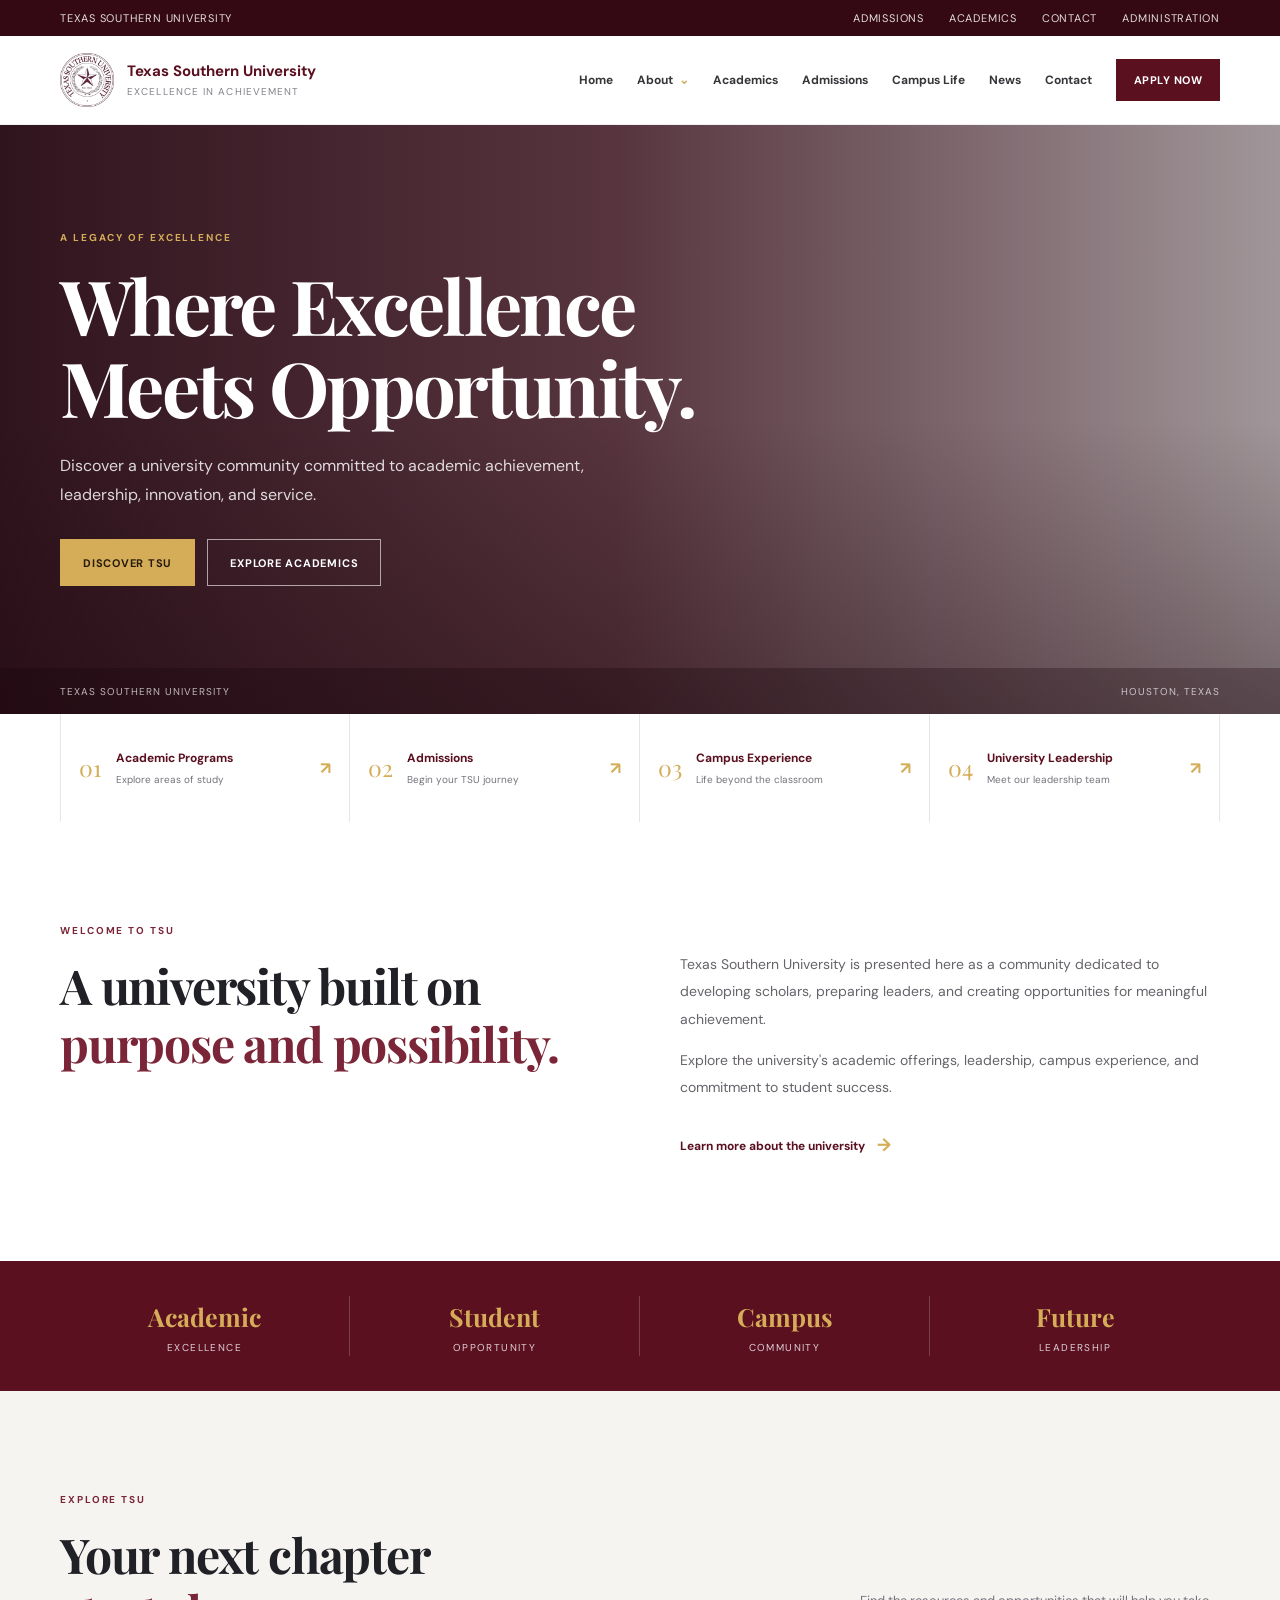
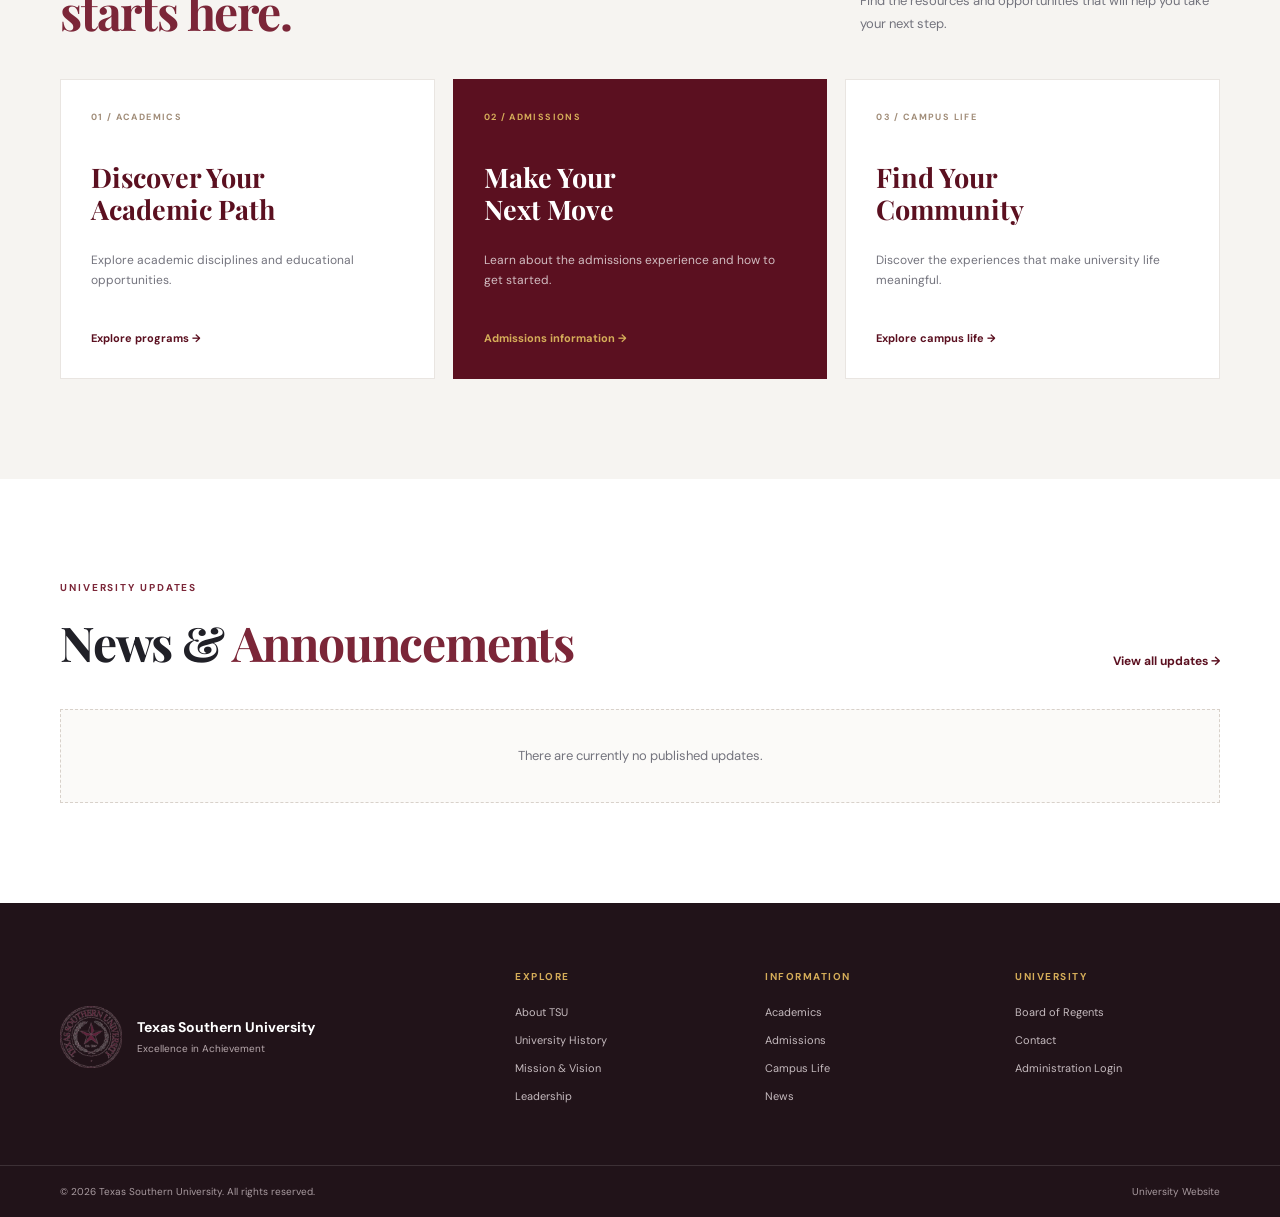
<file: index.html>
<!DOCTYPE html>
<html lang="en">
<head>
  <meta charset="UTF-8">
  <meta name="viewport" content="width=device-width, initial-scale=1.0">
  <meta name="theme-color" content="#5b1020">
  <title>Texas Southern University | Official Website</title>
  <link rel="stylesheet" href="style.css">
  <link rel="preconnect" href="https://fonts.googleapis.com">
  <link rel="preconnect" href="https://fonts.gstatic.com" crossorigin>
  <link href="https://fonts.googleapis.com/css2?family=DM+Sans:wght@400;500;600;700&family=Playfair+Display:wght@600;700;800&display=swap" rel="stylesheet">
  <script src="script.js" defer></script>
</head>
<body>

  <div class="topbar">
    <div class="container topbar-inner">
      <span>Texas Southern University</span>
      <div class="topbar-links">
        <a href="#admissions">Admissions</a>
        <a href="#academics">Academics</a>
        <a href="#contact">Contact</a>
        <a href="admin.html">Administration</a>
      </div>
    </div>
  </div>

  <header class="site-header">
    <div class="container header-inner">
      <a href="#home" class="brand">
        <img src="tsu-logo.png" alt="Texas Southern University logo">
        <span class="brand-copy">
          <strong>Texas Southern University</strong>
          <small>Excellence in Achievement</small>
        </span>
      </a>

      <button class="menu-toggle" id="menuToggle" aria-label="Open navigation" aria-expanded="false">
        <span></span><span></span><span></span>
      </button>

      <nav class="main-nav" id="mainNav">
        <a href="#home" class="nav-link">Home</a>
        <div class="nav-dropdown">
          <button class="dropdown-toggle" type="button">About <span>⌄</span></button>
          <div class="dropdown-menu">
            <a href="#about">About the University</a>
            <a href="#history">University History</a>
            <a href="#mission">Mission &amp; Vision</a>
            <a href="#leadership">University Leadership</a>
            <a href="#regents">Board of Regents</a>
          </div>
        </div>
        <a href="#academics" class="nav-link">Academics</a>
        <a href="#admissions" class="nav-link">Admissions</a>
        <a href="#campus" class="nav-link">Campus Life</a>
        <a href="#news" class="nav-link">News</a>
        <a href="#contact" class="nav-link">Contact</a>
        <a href="#admissions" class="nav-apply">Apply Now</a>
      </nav>
    </div>
  </header>

  <main>
    <!-- HOME -->
    <section class="page-section active" id="home">
      <div class="hero">
        <div class="hero-overlay"></div>
        <div class="container hero-content">
          <div class="eyebrow light-eyebrow">A Legacy of Excellence</div>
          <h1>Where Excellence<br>Meets Opportunity.</h1>
          <p>Discover a university community committed to academic achievement, leadership, innovation, and service.</p>
          <div class="hero-actions">
            <a class="btn btn-gold" href="#about">Discover TSU</a>
            <a class="btn btn-outline-light" href="#academics">Explore Academics</a>
          </div>
        </div>
        <div class="hero-caption">
          <span>Texas Southern University</span>
          <span>Houston, Texas</span>
        </div>
      </div>

      <div class="quick-links">
        <div class="container quick-grid">
          <a href="#academics" class="quick-card">
            <span class="quick-icon">01</span>
            <span><strong>Academic Programs</strong><small>Explore areas of study</small></span>
            <b>↗</b>
          </a>
          <a href="#admissions" class="quick-card">
            <span class="quick-icon">02</span>
            <span><strong>Admissions</strong><small>Begin your TSU journey</small></span>
            <b>↗</b>
          </a>
          <a href="#campus" class="quick-card">
            <span class="quick-icon">03</span>
            <span><strong>Campus Experience</strong><small>Life beyond the classroom</small></span>
            <b>↗</b>
          </a>
          <a href="#leadership" class="quick-card">
            <span class="quick-icon">04</span>
            <span><strong>University Leadership</strong><small>Meet our leadership team</small></span>
            <b>↗</b>
          </a>
        </div>
      </div>

      <section class="section-block">
        <div class="container split-layout">
          <div>
            <div class="eyebrow">Welcome to TSU</div>
            <h2 class="section-title">A university built on<br><em>purpose and possibility.</em></h2>
          </div>
          <div class="intro-copy">
            <p>Texas Southern University is presented here as a community dedicated to developing scholars, preparing leaders, and creating opportunities for meaningful achievement.</p>
            <p>Explore the university's academic offerings, leadership, campus experience, and commitment to student success.</p>
            <a href="#about" class="text-link">Learn more about the university <span>→</span></a>
          </div>
        </div>
      </section>

      <section class="stats-band">
        <div class="container stats-grid">
          <div><strong>Academic</strong><span>Excellence</span></div>
          <div><strong>Student</strong><span>Opportunity</span></div>
          <div><strong>Campus</strong><span>Community</span></div>
          <div><strong>Future</strong><span>Leadership</span></div>
        </div>
      </section>

      <section class="section-block soft-bg">
        <div class="container">
          <div class="section-heading">
            <div>
              <div class="eyebrow">Explore TSU</div>
              <h2 class="section-title">Your next chapter<br><em>starts here.</em></h2>
            </div>
            <p>Find the resources and opportunities that will help you take your next step.</p>
          </div>
          <div class="feature-grid">
            <a class="feature-card" href="#academics">
              <div class="feature-number">01 / ACADEMICS</div>
              <h3>Discover Your<br>Academic Path</h3>
              <p>Explore academic disciplines and educational opportunities.</p>
              <span class="feature-arrow">Explore programs →</span>
            </a>
            <a class="feature-card dark-card" href="#admissions">
              <div class="feature-number">02 / ADMISSIONS</div>
              <h3>Make Your<br>Next Move</h3>
              <p>Learn about the admissions experience and how to get started.</p>
              <span class="feature-arrow">Admissions information →</span>
            </a>
            <a class="feature-card" href="#campus">
              <div class="feature-number">03 / CAMPUS LIFE</div>
              <h3>Find Your<br>Community</h3>
              <p>Discover the experiences that make university life meaningful.</p>
              <span class="feature-arrow">Explore campus life →</span>
            </a>
          </div>
        </div>
      </section>

      <section class="section-block">
        <div class="container">
          <div class="section-heading">
            <div>
              <div class="eyebrow">University Updates</div>
              <h2 class="section-title">News &amp; <em>Announcements</em></h2>
            </div>
            <a href="#news" class="text-link">View all updates →</a>
          </div>
          <div id="homeNewsFeed" class="news-grid">
            <div class="empty-state">University updates will appear here.</div>
          </div>
        </div>
      </section>
    </section>

    <!-- ABOUT -->
    <section class="page-section" id="about">
      <div class="page-banner">
        <div class="container">
          <div class="eyebrow light-eyebrow">Discover TSU</div>
          <h1>About the University</h1>
          <p>Learn about the institution, its purpose, and its commitment to higher education.</p>
        </div>
      </div>
      <div class="section-block">
        <div class="container content-narrow">
          <div class="eyebrow">Who We Are</div>
          <h2 class="section-title">A place for learning,<br><em>leadership, and service.</em></h2>
          <p class="body-copy">Texas Southern University is a higher education institution located in Houston, Texas. This website presents university information, leadership resources, academic areas, student opportunities, and institutional updates in one central location.</p>
          <p class="body-copy">The university experience is shaped by the pursuit of knowledge, a commitment to personal development, and the preparation of students to contribute to their professions and communities.</p>
        </div>
      </div>
    </section>

    <!-- HISTORY -->
    <section class="page-section" id="history">
      <div class="page-banner">
        <div class="container">
          <div class="eyebrow light-eyebrow">Our Story</div>
          <h1>University History</h1>
          <p>Recognizing the history and continuing development of the university.</p>
        </div>
      </div>
      <div class="section-block">
        <div class="container content-narrow">
          <div class="eyebrow">A Continuing Legacy</div>
          <h2 class="section-title">Rooted in history.<br><em>Focused on the future.</em></h2>
          <p class="body-copy">Texas Southern University's history is an important part of its institutional identity. Its development reflects the continuing pursuit of educational access, academic growth, and opportunity in higher education.</p>
          <p class="body-copy">This page is intended to serve as a central place for university historical information, milestones, and institutional achievements. Official historical dates and milestones should be verified before publication.</p>
        </div>
      </div>
    </section>

    <!-- MISSION -->
    <section class="page-section" id="mission">
      <div class="page-banner">
        <div class="container">
          <div class="eyebrow light-eyebrow">Our Purpose</div>
          <h1>Mission &amp; Vision</h1>
          <p>The principles and aspirations that guide the university community.</p>
        </div>
      </div>
      <div class="section-block">
        <div class="container mission-grid">
          <article class="mission-card">
            <div class="eyebrow">Our Mission</div>
            <h2>Purpose in every pursuit.</h2>
            <p>To provide an educational environment that promotes academic achievement, develops leadership, encourages innovation, and prepares students for meaningful contributions to society.</p>
          </article>
          <article class="mission-card mission-dark">
            <div class="eyebrow light-eyebrow">Our Vision</div>
            <h2>Preparing leaders for tomorrow.</h2>
            <p>To be a recognized center of academic excellence, opportunity, discovery, and service, empowering individuals to shape the future of their communities and professions.</p>
          </article>
        </div>
      </div>
    </section>

    <!-- REGENTS -->
    <section class="page-section" id="regents">
      <div class="page-banner">
        <div class="container">
          <div class="eyebrow light-eyebrow">Institutional Governance</div>
          <h1>Board of Regents</h1>
          <p>Meet the individuals serving in the university's governing body.</p>
        </div>
      </div>
      <div class="section-block">
        <div class="container">
          <div class="section-heading">
            <div>
              <div class="eyebrow">Governance &amp; Oversight</div>
              <h2 class="section-title">Board of <em>Regents</em></h2>
            </div>
            <p>The Board of Regents directory reflects the positions and appointments currently provided for this website.</p>
          </div>
          <div id="regentsDirectory" class="directory-grid"></div>
        </div>
      </div>
    </section>

    <!-- LEADERSHIP -->
    <section class="page-section" id="leadership">
      <div class="page-banner">
        <div class="container">
          <div class="eyebrow light-eyebrow">University Administration</div>
          <h1>University Leadership</h1>
          <p>Meet the leadership team and explore the university's administrative structure.</p>
        </div>
      </div>
      <div class="section-block">
        <div class="container">
          <div class="leadership-president">
            <div class="president-label">Office of the President</div>
            <div>
              <span class="eyebrow">University President</span>
              <h2>Dr. Thomas Bohanan</h2>
              <p>Office of the President</p>
            </div>
          </div>
          <div class="section-heading leadership-heading">
            <div>
              <div class="eyebrow">Executive Administration</div>
              <h2 class="section-title">University <em>Leadership</em></h2>
            </div>
            <p>Executive offices and their associated administrative positions.</p>
          </div>
          <div id="leadershipDirectory" class="leadership-list"></div>
        </div>
      </div>
    </section>

    <!-- ACADEMICS -->
    <section class="page-section" id="academics">
      <div class="page-banner">
        <div class="container">
          <div class="eyebrow light-eyebrow">Academic Excellence</div>
          <h1>Academic Programs</h1>
          <p>Explore areas of study and opportunities for intellectual growth.</p>
        </div>
      </div>
      <div class="section-block">
        <div class="container">
          <div class="section-heading">
            <div>
              <div class="eyebrow">Areas of Study</div>
              <h2 class="section-title">Explore your <em>possibilities.</em></h2>
            </div>
            <p>Discover academic disciplines and prepare for your next professional chapter.</p>
          </div>
          <div class="academic-grid">
            <article class="academic-card"><span>01</span><h3>Business &amp; Management</h3><p>Explore business, organizational leadership, management, and entrepreneurship.</p></article>
            <article class="academic-card"><span>02</span><h3>Education</h3><p>Prepare to contribute to schools, educational institutions, and learning communities.</p></article>
            <article class="academic-card"><span>03</span><h3>Science &amp; Technology</h3><p>Develop knowledge in scientific inquiry, technology, and applied disciplines.</p></article>
            <article class="academic-card"><span>04</span><h3>Arts &amp; Humanities</h3><p>Engage with culture, communication, creative expression, and human experience.</p></article>
            <article class="academic-card"><span>05</span><h3>Public Affairs</h3><p>Study leadership, public service, policy, and the institutions that shape society.</p></article>
            <article class="academic-card"><span>06</span><h3>Health &amp; Human Services</h3><p>Explore fields focused on health, wellness, and service to individuals and communities.</p></article>
          </div>
          <p class="disclaimer">Academic areas displayed are general informational categories. Consult verified university catalogs for official degrees, departments, and program availability.</p>
        </div>
      </div>
    </section>

    <!-- ADMISSIONS -->
    <section class="page-section" id="admissions">
      <div class="page-banner">
        <div class="container">
          <div class="eyebrow light-eyebrow">Your Future Starts Here</div>
          <h1>Admissions</h1>
          <p>Take the next step toward your educational goals.</p>
        </div>
      </div>
      <div class="section-block">
        <div class="container">
          <div class="section-heading">
            <div>
              <div class="eyebrow">Become a Student</div>
              <h2 class="section-title">Start your <em>TSU journey.</em></h2>
            </div>
            <p>Explore the admissions process and prepare the information needed for your application.</p>
          </div>
          <div class="steps-grid">
            <article class="step-card"><span>01</span><h3>Explore</h3><p>Review academic interests and identify the programs that align with your goals.</p></article>
            <article class="step-card"><span>02</span><h3>Prepare</h3><p>Gather academic records and other information required for your application.</p></article>
            <article class="step-card"><span>03</span><h3>Apply</h3><p>Complete the appropriate application through the university's designated admissions process.</p></article>
            <article class="step-card"><span>04</span><h3>Connect</h3><p>Stay informed about application updates, enrollment requirements, and next steps.</p></article>
          </div>
          <div class="admissions-callout">
            <div><span class="eyebrow light-eyebrow">Take the Next Step</span><h2>Your future deserves a strong beginning.</h2></div>
            <a href="#contact" class="btn btn-gold">Contact Admissions</a>
          </div>
        </div>
      </div>
    </section>

    <!-- CAMPUS -->
    <section class="page-section" id="campus">
      <div class="page-banner">
        <div class="container">
          <div class="eyebrow light-eyebrow">Life at TSU</div>
          <h1>Campus Life</h1>
          <p>Discover the community, experiences, and opportunities beyond the classroom.</p>
        </div>
      </div>
      <div class="section-block">
        <div class="container">
          <div class="section-heading">
            <div>
              <div class="eyebrow">The Student Experience</div>
              <h2 class="section-title">More than a place<br><em>to study.</em></h2>
            </div>
            <p>University life is shaped by relationships, involvement, discovery, and personal growth.</p>
          </div>
          <div class="campus-grid">
            <article class="campus-card"><div class="campus-card-art art-one">01</div><h3>Student Organizations</h3><p>Connect with others through student organizations, shared interests, and campus involvement.</p></article>
            <article class="campus-card"><div class="campus-card-art art-two">02</div><h3>Campus Events</h3><p>Take part in university programs, activities, celebrations, and community experiences.</p></article>
            <article class="campus-card"><div class="campus-card-art art-three">03</div><h3>Student Support</h3><p>Explore resources that support academic progress, personal development, and student success.</p></article>
          </div>
        </div>
      </div>
    </section>

    <!-- NEWS -->
    <section class="page-section" id="news">
      <div class="page-banner">
        <div class="container">
          <div class="eyebrow light-eyebrow">What's Happening</div>
          <h1>University News</h1>
          <p>Stay informed with announcements, news, and university updates.</p>
        </div>
      </div>
      <div class="section-block">
        <div class="container">
          <div class="section-heading">
            <div>
              <div class="eyebrow">Latest Updates</div>
              <h2 class="section-title">News &amp; <em>Announcements</em></h2>
            </div>
            <p>Updates published through the university administration dashboard appear here.</p>
          </div>
          <div id="publicNewsFeed" class="news-grid news-grid-large">
            <div class="empty-state">There are currently no published updates.</div>
          </div>
        </div>
      </div>
    </section>

    <!-- CONTACT -->
    <section class="page-section" id="contact">
      <div class="page-banner">
        <div class="container">
          <div class="eyebrow light-eyebrow">Get in Touch</div>
          <h1>Contact the University</h1>
          <p>Find the right starting point for your questions and inquiries.</p>
        </div>
      </div>
      <div class="section-block">
        <div class="container contact-layout">
          <div>
            <div class="eyebrow">Contact Information</div>
            <h2 class="section-title">We're here to<br><em>help you connect.</em></h2>
            <p class="body-copy">For questions about admissions, academic programs, university administration, or general information, use the appropriate university office contact channels.</p>
          </div>
          <div class="contact-cards">
            <article class="contact-card"><span>01</span><h3>Admissions</h3><p>Questions about applying, enrollment, and becoming a student.</p></article>
            <article class="contact-card"><span>02</span><h3>Academic Affairs</h3><p>Questions about academic programs, departments, and educational matters.</p></article>
            <article class="contact-card"><span>03</span><h3>University Administration</h3><p>General institutional and administrative inquiries.</p></article>
            <article class="contact-card"><span>04</span><h3>University News</h3><p>Questions about announcements and university communications.</p></article>
          </div>
        </div>
      </div>
    </section>
  </main>

  <footer class="site-footer">
    <div class="container footer-main">
      <div class="footer-brand">
        <img src="tsu-logo.png" alt="Texas Southern University logo">
        <div><strong>Texas Southern University</strong><span>Excellence in Achievement</span></div>
      </div>
      <div class="footer-column">
        <h4>Explore</h4>
        <a href="#about">About TSU</a>
        <a href="#history">University History</a>
        <a href="#mission">Mission &amp; Vision</a>
        <a href="#leadership">Leadership</a>
      </div>
      <div class="footer-column">
        <h4>Information</h4>
        <a href="#academics">Academics</a>
        <a href="#admissions">Admissions</a>
        <a href="#campus">Campus Life</a>
        <a href="#news">News</a>
      </div>
      <div class="footer-column">
        <h4>University</h4>
        <a href="#regents">Board of Regents</a>
        <a href="#contact">Contact</a>
        <a href="admin.html">Administration Login</a>
      </div>
    </div>
    <div class="footer-bottom">
      <div class="container footer-bottom-inner">
        <span>© <span id="currentYear"></span> Texas Southern University. All rights reserved.</span>
        <span>University Website</span>
      </div>
    </div>
  </footer>

</body>
</html>
</file>
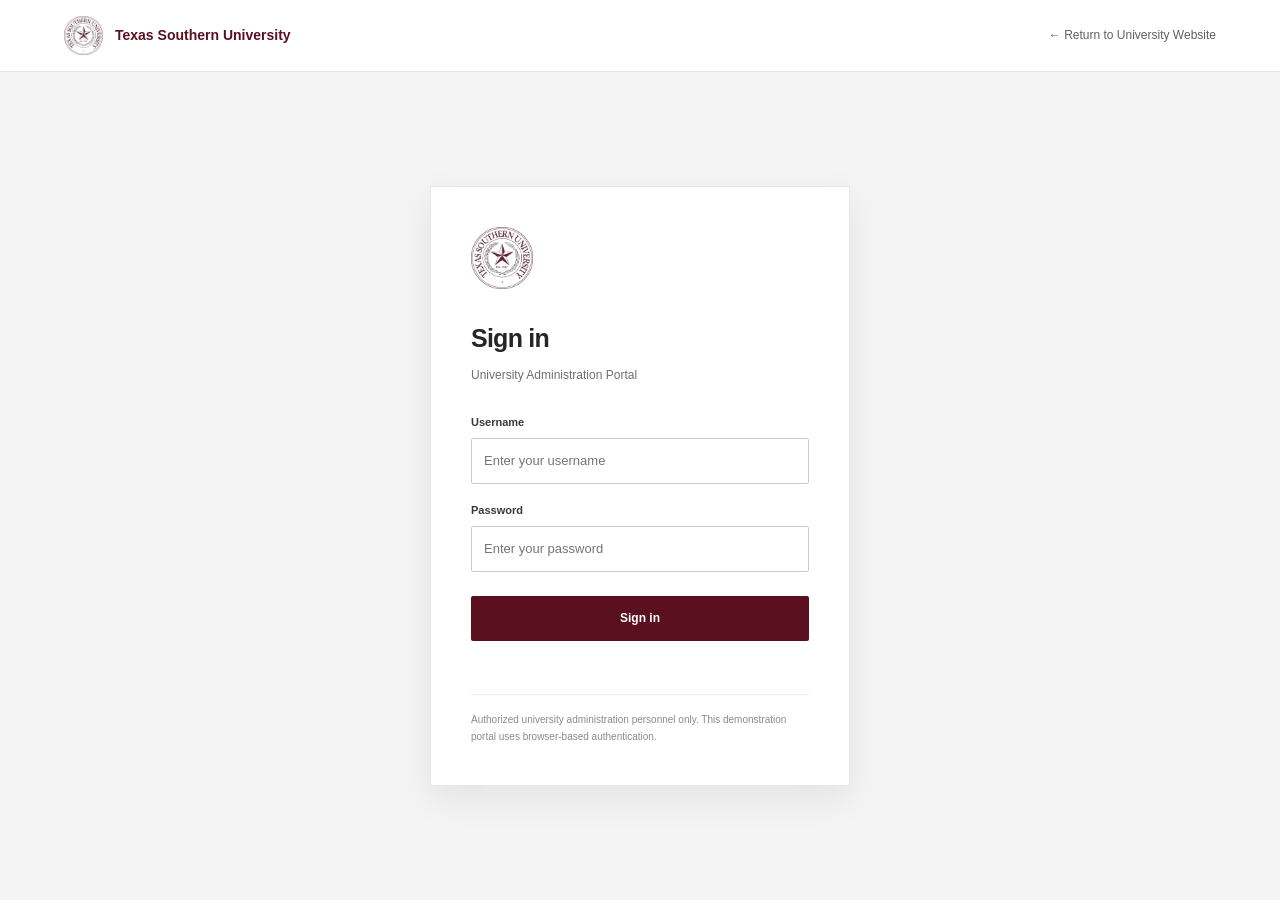
<file: admin.html>
<!DOCTYPE html>
<html lang="en">
<head>
  <meta charset="UTF-8">
  <meta name="viewport" content="width=device-width, initial-scale=1.0">
  <meta name="theme-color" content="#5b1020">
  <title>Administration | Texas Southern University</title>
  <link rel="stylesheet" href="style.css">
  <script src="admin.js" defer></script>
</head>
<body class="admin-body">

  <header class="admin-header">
    <a href="index.html#home" class="admin-brand">
      <img src="tsu-logo.png" alt="Texas Southern University logo">
      <strong>Texas Southern University</strong>
    </a>
    <a href="index.html#home" class="admin-back">← Return to University Website</a>
  </header>

  <!-- SIGN-IN -->
  <main>
    <section class="admin-login-wrap" id="loginSection">
      <div class="admin-login">
        <img src="tsu-logo.png" alt="TSU Logo" class="admin-login-logo">

        <h1>Sign in</h1>
        <p>University Administration Portal</p>

        <form id="loginForm">
          <div class="admin-field">
            <label for="username">Username</label>
            <input
              type="text"
              id="username"
              name="username"
              placeholder="Enter your username"
              autocomplete="username"
              required
            >
          </div>

          <div class="admin-field">
            <label for="password">Password</label>
            <input
              type="password"
              id="password"
              name="password"
              placeholder="Enter your password"
              autocomplete="current-password"
              required
            >
          </div>

          <button type="submit" class="admin-submit">Sign in</button>
          <div class="login-error" id="loginError" role="alert"></div>
        </form>

        <div class="login-help">
          Authorized university administration personnel only.
          This demonstration portal uses browser-based authentication.
        </div>
      </div>
    </section>

    <!-- DASHBOARD -->
    <section class="admin-dashboard" id="dashboardSection">
      <div class="dashboard-heading">
        <div>
          <div class="eyebrow">University Administration</div>
          <h1>Dashboard</h1>
          <p>Manage university announcements and news publications.</p>
        </div>
        <button class="logout-button" id="logoutButton" type="button">Sign out</button>
      </div>

      <div class="admin-stats">
        <div class="admin-stat-card">
          <span>Total Publications</span>
          <strong id="totalPosts">0</strong>
        </div>
        <div class="admin-stat-card">
          <span>Announcements</span>
          <strong id="announcementCount">0</strong>
        </div>
        <div class="admin-stat-card">
          <span>News Articles</span>
          <strong id="newsCount">0</strong>
        </div>
      </div>

      <div class="admin-content-grid">
        <!-- CREATE PUBLICATION -->
        <section class="admin-panel">
          <h2>Create a Publication</h2>

          <form id="postForm">
            <div class="admin-field">
              <label for="postType">Publication Type</label>
              <select id="postType" required>
                <option value="Announcement">Announcement</option>
                <option value="News">News Article</option>
              </select>
            </div>

            <div class="admin-field">
              <label for="postTitle">Publication Title</label>
              <input
                type="text"
                id="postTitle"
                placeholder="Enter publication title"
                maxlength="120"
                required
              >
            </div>

            <div class="admin-field">
              <label for="postCategory">Category</label>
              <input
                type="text"
                id="postCategory"
                placeholder="e.g. University, Admissions, Athletics"
                maxlength="50"
              >
            </div>

            <div class="admin-field">
              <label for="postAuthor">Author / Office</label>
              <input
                type="text"
                id="postAuthor"
                placeholder="e.g. Office of the President"
                maxlength="80"
              >
            </div>

            <div class="admin-field">
              <label for="postContent">Publication Content</label>
              <textarea
                id="postContent"
                placeholder="Write the announcement or news article..."
                maxlength="5000"
                required
              ></textarea>
            </div>

            <label class="admin-checkbox">
              <input type="checkbox" id="postPinned">
              Feature this publication on the homepage
            </label>

            <button type="submit" class="admin-submit">Publish to Website</button>
            <div class="publish-message" id="publishMessage" role="status"></div>
          </form>
        </section>

        <!-- MANAGE PUBLICATIONS -->
        <section class="admin-panel">
          <h2>Published Content</h2>

          <select id="filterType" class="admin-filter" aria-label="Filter publications">
            <option value="All">All Publications</option>
            <option value="Announcement">Announcements</option>
            <option value="News">News Articles</option>
          </select>

          <div class="admin-post-list" id="adminPostList">
            <div class="empty-state">No publications have been created.</div>
          </div>
        </section>
      </div>
    </section>
  </main>

</body>
</html>
</file>
<file: style.css>
:root {
  --maroon: #5b1020;
  --maroon-dark: #350914;
  --maroon-light: #7b2638;
  --gold: #d5ad59;
  --gold-light: #f0dfb7;
  --ink: #202027;
  --muted: #73737d;
  --paper: #ffffff;
  --soft: #f6f4f1;
  --line: #e9e5e1;
  --shadow: 0 18px 50px rgba(29, 18, 20, .08);
  --font-body: "DM Sans", Arial, sans-serif;
  --font-heading: "Playfair Display", Georgia, serif;
}

* { box-sizing: border-box; }

html {
  scroll-behavior: smooth;
  scroll-padding-top: 100px;
}

body {
  margin: 0;
  color: var(--ink);
  background: var(--paper);
  font-family: var(--font-body);
  font-size: 15px;
  line-height: 1.7;
}

a { color: inherit; text-decoration: none; }
button, input, textarea, select { font: inherit; }
button { cursor: pointer; }
img { max-width: 100%; display: block; }

.container {
  width: min(1160px, calc(100% - 48px));
  margin: 0 auto;
}

.topbar {
  height: 36px;
  color: rgba(255,255,255,.86);
  background: var(--maroon-dark);
  font-size: 11px;
  letter-spacing: .07em;
  text-transform: uppercase;
}

.topbar-inner, .topbar-links {
  height: 100%;
  display: flex;
  align-items: center;
  justify-content: space-between;
}

.topbar-links { gap: 25px; }
.topbar a:hover { color: var(--gold); }

.site-header {
  position: sticky;
  top: 0;
  z-index: 100;
  background: rgba(255,255,255,.97);
  border-bottom: 1px solid rgba(0,0,0,.06);
  backdrop-filter: blur(15px);
}

.header-inner {
  min-height: 88px;
  display: flex;
  align-items: center;
  justify-content: space-between;
  gap: 30px;
}

.brand {
  display: flex;
  align-items: center;
  gap: 13px;
  flex-shrink: 0;
}

.brand img {
  width: 54px;
  height: 54px;
  object-fit: contain;
}

.brand-copy { display: flex; flex-direction: column; line-height: 1.35; }
.brand-copy strong { color: var(--maroon); font-size: 15px; font-weight: 700; }
.brand-copy small { color: #85818a; font-size: 10px; letter-spacing: .11em; text-transform: uppercase; margin-top: 4px; }

.main-nav {
  display: flex;
  align-items: center;
  gap: 24px;
}

.nav-link, .dropdown-toggle {
  border: 0;
  background: none;
  padding: 12px 0;
  color: #38353a;
  font-size: 12px;
  font-weight: 700;
  transition: color .2s;
}

.nav-link:hover, .dropdown-toggle:hover { color: var(--maroon-light); }

.nav-dropdown { position: relative; }
.dropdown-toggle span { margin-left: 3px; color: var(--gold); }

.dropdown-menu {
  display: none;
  position: absolute;
  top: 100%;
  left: -18px;
  min-width: 230px;
  padding: 10px;
  background: white;
  border: 1px solid var(--line);
  box-shadow: var(--shadow);
  border-radius: 4px;
}

.nav-dropdown:hover .dropdown-menu,
.nav-dropdown:focus-within .dropdown-menu { display: block; }

.dropdown-menu a {
  display: block;
  padding: 10px 12px;
  border-radius: 3px;
  color: #4d4850;
  font-size: 12px;
}

.dropdown-menu a:hover { background: var(--soft); color: var(--maroon); }

.nav-apply {
  padding: 12px 18px;
  color: white;
  background: var(--maroon);
  font-size: 11px;
  font-weight: 700;
  letter-spacing: .04em;
  text-transform: uppercase;
  transition: background .2s;
}

.nav-apply:hover { background: var(--maroon-light); }

.menu-toggle {
  display: none;
  width: 42px;
  height: 42px;
  border: 1px solid var(--line);
  background: white;
  padding: 10px;
}

.menu-toggle span {
  display: block;
  height: 2px;
  background: var(--maroon);
  margin: 5px 0;
}

.page-section { display: none; }
.page-section.active { display: block; }

/* Homepage hero */

.hero {
  position: relative;
  min-height: 590px;
  display: flex;
  align-items: center;
  overflow: hidden;
  color: white;
  background:
    linear-gradient(90deg, rgba(35,5,15,.94) 0%, rgba(50,8,20,.82) 48%, rgba(30,5,12,.42) 100%),
    url("https://images.unsplash.com/photo-1562774053-701939374585?auto=format&fit=crop&w=2000&q=85") center/cover;
}

.hero-overlay {
  position: absolute;
  inset: 0;
  background: linear-gradient(0deg, rgba(28,5,12,.35), transparent 50%);
}

.hero-content {
  position: relative;
  z-index: 1;
  padding-top: 50px;
  padding-bottom: 75px;
}

.eyebrow {
  color: var(--maroon-light);
  font-size: 10px;
  font-weight: 700;
  letter-spacing: .19em;
  text-transform: uppercase;
  margin-bottom: 18px;
}

.light-eyebrow { color: var(--gold); }

.hero h1, .page-banner h1 {
  margin: 0;
  font-family: var(--font-heading);
  font-size: clamp(44px, 6vw, 76px);
  line-height: 1.08;
  letter-spacing: -.035em;
  font-weight: 700;
}

.hero-content > p {
  max-width: 550px;
  margin: 24px 0 30px;
  color: rgba(255,255,255,.83);
  font-size: 16px;
  line-height: 1.8;
}

.hero-actions { display: flex; flex-wrap: wrap; gap: 12px; }

.btn {
  min-height: 47px;
  display: inline-flex;
  align-items: center;
  justify-content: center;
  padding: 0 22px;
  border: 1px solid transparent;
  font-size: 11px;
  font-weight: 700;
  letter-spacing: .07em;
  text-transform: uppercase;
  transition: .2s ease;
}

.btn-gold { color: #271b0a; background: var(--gold); }
.btn-gold:hover { background: #e5c77f; transform: translateY(-2px); }
.btn-outline-light { color: white; border-color: rgba(255,255,255,.6); }
.btn-outline-light:hover { color: var(--maroon); background: white; }

.hero-caption {
  position: absolute;
  z-index: 2;
  right: 0;
  bottom: 0;
  left: 0;
  display: flex;
  justify-content: space-between;
  padding: 15px max(24px, calc((100% - 1160px)/2));
  color: rgba(255,255,255,.7);
  background: rgba(25,5,11,.3);
  font-size: 10px;
  letter-spacing: .1em;
  text-transform: uppercase;
}

/* Quick links */

.quick-links { position: relative; z-index: 3; margin-top: -1px; background: white; }
.quick-grid { display: grid; grid-template-columns: repeat(4, 1fr); }
.quick-card {
  min-height: 108px;
  display: flex;
  align-items: center;
  gap: 14px;
  padding: 20px 18px;
  border-right: 1px solid var(--line);
  transition: background .2s;
}
.quick-card:first-child { border-left: 1px solid var(--line); }
.quick-card:hover { background: var(--soft); }
.quick-icon { color: var(--gold); font-family: var(--font-heading); font-size: 23px; }
.quick-card span:nth-child(2) { display: flex; flex-direction: column; flex: 1; }
.quick-card strong { color: var(--maroon); font-size: 12px; }
.quick-card small { color: var(--muted); font-size: 10px; margin-top: 3px; }
.quick-card b { color: var(--gold); font-size: 17px; }

/* General sections */

.section-block { padding: 100px 0; }
.soft-bg { background: var(--soft); }

.split-layout {
  display: grid;
  grid-template-columns: 1fr 1fr;
  gap: 80px;
  align-items: start;
}

.section-title {
  margin: 0;
  color: var(--ink);
  font-family: var(--font-heading);
  font-size: clamp(34px, 4vw, 48px);
  line-height: 1.2;
  letter-spacing: -.025em;
}

.section-title em { color: var(--maroon-light); font-style: normal; }

.intro-copy { padding-top: 15px; }
.intro-copy p, .body-copy { color: #66636a; font-size: 14px; line-height: 1.95; }
.text-link { display: inline-flex; gap: 12px; align-items: center; margin-top: 15px; color: var(--maroon); font-size: 12px; font-weight: 700; }
.text-link span { color: var(--gold); font-size: 18px; }

.stats-band { padding: 35px 0; color: white; background: var(--maroon); }
.stats-grid { display: grid; grid-template-columns: repeat(4, 1fr); }
.stats-grid div { display: flex; flex-direction: column; align-items: center; border-right: 1px solid rgba(255,255,255,.2); }
.stats-grid div:last-child { border: 0; }
.stats-grid strong { color: var(--gold); font-family: var(--font-heading); font-size: 25px; }
.stats-grid span { color: rgba(255,255,255,.8); font-size: 10px; letter-spacing: .14em; text-transform: uppercase; }

.section-heading {
  display: flex;
  align-items: end;
  justify-content: space-between;
  gap: 35px;
  margin-bottom: 38px;
}

.section-heading > p { max-width: 360px; margin: 0 0 5px; color: var(--muted); font-size: 13px; line-height: 1.8; }

/* Feature cards */

.feature-grid { display: grid; grid-template-columns: repeat(3, 1fr); gap: 18px; }
.feature-card {
  min-height: 300px;
  display: flex;
  flex-direction: column;
  align-items: flex-start;
  padding: 30px;
  border: 1px solid var(--line);
  background: white;
  transition: transform .25s, box-shadow .25s;
}
.feature-card:hover { transform: translateY(-5px); box-shadow: var(--shadow); }
.feature-number { color: #a18d79; font-size: 9px; font-weight: 700; letter-spacing: .15em; }
.feature-card h3 { margin: 36px 0 12px; color: var(--maroon); font-family: var(--font-heading); font-size: 27px; line-height: 1.2; }
.feature-card p { color: var(--muted); font-size: 12px; }
.feature-arrow { margin-top: auto; padding-top: 20px; color: var(--maroon); font-size: 11px; font-weight: 700; }
.dark-card { color: white; background: var(--maroon); border-color: var(--maroon); }
.dark-card h3 { color: white; }
.dark-card p { color: rgba(255,255,255,.72); }
.dark-card .feature-arrow { color: var(--gold); }
.dark-card .feature-number { color: var(--gold); }

/* Page banners and content */

.page-banner {
  position: relative;
  overflow: hidden;
  padding: 95px 0 100px;
  color: white;
  background:
    linear-gradient(90deg, rgba(49,6,18,.97), rgba(91,16,32,.86)),
    url("https://images.unsplash.com/photo-1562774053-701939374585?auto=format&fit=crop&w=1800&q=80") center/cover;
}
.page-banner h1 { font-size: clamp(42px, 5vw, 62px); }
.page-banner p { max-width: 600px; margin: 18px 0 0; color: rgba(255,255,255,.78); font-size: 14px; }

.content-narrow { max-width: 850px; }
.content-narrow .section-title { margin-bottom: 30px; }
.body-copy { margin: 0 0 18px; }

.mission-grid { display: grid; grid-template-columns: 1fr 1fr; gap: 20px; }
.mission-card { min-height: 300px; padding: 42px; background: var(--soft); }
.mission-card h2 { margin: 0 0 18px; color: var(--maroon); font-family: var(--font-heading); font-size: 31px; line-height: 1.25; }
.mission-card p { color: #68636a; font-size: 13px; line-height: 1.9; }
.mission-dark { color: white; background: var(--maroon); }
.mission-dark h2 { color: white; }
.mission-dark p { color: rgba(255,255,255,.75); }

/* Directories */

.directory-grid { display: grid; grid-template-columns: repeat(2, 1fr); gap: 12px; }
.directory-card {
  display: flex;
  align-items: center;
  gap: 17px;
  padding: 20px;
  border: 1px solid var(--line);
  background: white;
}
.directory-card:hover { border-color: #c9ad83; }
.directory-number {
  width: 40px;
  height: 40px;
  display: grid;
  place-items: center;
  flex-shrink: 0;
  color: var(--maroon);
  background: #f7f1e7;
  font-family: var(--font-heading);
  font-size: 17px;
}
.directory-card h3 { margin: 0; color: var(--ink); font-size: 13px; }
.directory-card p { margin: 4px 0 0; color: var(--muted); font-size: 11px; }
.vacant { color: #9b6e30 !important; font-weight: 700; }

.leadership-president {
  display: flex;
  align-items: center;
  gap: 40px;
  padding: 35px 40px;
  color: white;
  background: var(--maroon);
}
.president-label {
  max-width: 150px;
  padding-right: 35px;
  border-right: 1px solid rgba(255,255,255,.25);
  color: var(--gold);
  font-size: 10px;
  font-weight: 700;
  letter-spacing: .14em;
  text-transform: uppercase;
}
.leadership-president .eyebrow { margin-bottom: 6px; }
.leadership-president h2 { margin: 0; font-family: var(--font-heading); font-size: 31px; }
.leadership-president p { margin: 5px 0 0; color: rgba(255,255,255,.7); font-size: 12px; }
.leadership-heading { margin-top: 75px; }

.leadership-list { display: grid; gap: 13px; }
.leadership-unit { border: 1px solid var(--line); background: white; }
.leadership-main {
  display: flex;
  align-items: center;
  justify-content: space-between;
  gap: 20px;
  padding: 20px 24px;
}
.leadership-main h3 { margin: 0; color: var(--maroon); font-size: 14px; }
.leadership-main p { margin: 4px 0 0; color: var(--muted); font-size: 12px; }
.leadership-main .position-number { color: #b6a17e; font-family: var(--font-heading); font-size: 20px; }
.leadership-subroles { padding: 0 24px 18px 64px; }
.subrole { display: flex; justify-content: space-between; gap: 20px; padding: 9px 0; border-top: 1px solid #f0eeeb; font-size: 11px; }
.subrole span:first-child { color: #5d5960; }
.subrole span:last-child { color: var(--muted); text-align: right; }

/* Academic and campus cards */

.academic-grid { display: grid; grid-template-columns: repeat(3, 1fr); gap: 15px; }
.academic-card { min-height: 220px; padding: 26px; border: 1px solid var(--line); background: white; }
.academic-card > span, .step-card > span, .contact-card > span { color: var(--gold); font-family: var(--font-heading); font-size: 22px; }
.academic-card h3, .step-card h3, .campus-card h3, .contact-card h3 { margin: 22px 0 9px; color: var(--maroon); font-family: var(--font-heading); font-size: 21px; line-height: 1.25; }
.academic-card p, .step-card p, .campus-card p, .contact-card p { color: var(--muted); font-size: 12px; line-height: 1.8; }
.disclaimer { margin-top: 25px; color: #89848b; font-size: 10px; }

.steps-grid { display: grid; grid-template-columns: repeat(4, 1fr); gap: 15px; }
.step-card { padding: 25px; border: 1px solid var(--line); }
.step-card h3 { margin-top: 28px; }

.admissions-callout {
  display: flex;
  align-items: center;
  justify-content: space-between;
  gap: 30px;
  margin-top: 55px;
  padding: 40px;
  color: white;
  background: var(--maroon);
}
.admissions-callout h2 { margin: 0; font-family: var(--font-heading); font-size: 30px; }

.campus-grid { display: grid; grid-template-columns: repeat(3, 1fr); gap: 20px; }
.campus-card { border: 1px solid var(--line); padding-bottom: 20px; }
.campus-card h3, .campus-card p { margin-left: 22px; margin-right: 22px; }
.campus-card h3 { margin-top: 22px; }
.campus-card-art { height: 160px; display: flex; align-items: center; justify-content: center; color: rgba(255,255,255,.8); font-family: var(--font-heading); font-size: 45px; }
.art-one { background: linear-gradient(135deg, #4b101e, #9c6570); }
.art-two { background: linear-gradient(135deg, #8c6b35, #d6b879); }
.art-three { background: linear-gradient(135deg, #252c39, #737c8b); }

/* News */

.news-grid { display: grid; grid-template-columns: repeat(3, 1fr); gap: 18px; }
.news-grid-large { grid-template-columns: repeat(3, 1fr); }
.news-card { display: flex; flex-direction: column; min-height: 220px; padding: 25px; border: 1px solid var(--line); background: white; }
.news-card:hover { box-shadow: var(--shadow); }
.news-meta { color: #a1844d; font-size: 9px; font-weight: 700; letter-spacing: .12em; text-transform: uppercase; }
.news-card h3 { margin: 15px 0 10px; color: var(--maroon); font-family: var(--font-heading); font-size: 22px; line-height: 1.25; }
.news-card p { margin: 0; color: var(--muted); font-size: 12px; line-height: 1.8; white-space: pre-line; }
.news-author { margin-top: auto; padding-top: 20px; color: #89848b; font-size: 10px; }
.empty-state { grid-column: 1 / -1; padding: 35px; color: var(--muted); text-align: center; border: 1px dashed #d8d1ca; background: #fbfaf8; font-size: 13px; }

/* Contact */

.contact-layout { display: grid; grid-template-columns: .8fr 1.2fr; gap: 70px; }
.contact-cards { display: grid; grid-template-columns: 1fr 1fr; gap: 13px; }
.contact-card { padding: 22px; border: 1px solid var(--line); }
.contact-card h3 { margin-top: 15px; font-size: 18px; }

/* Footer */

.site-footer { color: white; background: #211319; }
.footer-main { display: grid; grid-template-columns: 2fr 1fr 1fr 1fr; gap: 45px; padding-top: 65px; padding-bottom: 60px; }
.footer-brand { display: flex; align-items: center; gap: 15px; }
.footer-brand img { width: 62px; height: 62px; object-fit: contain; }
.footer-brand div { display: flex; flex-direction: column; }
.footer-brand strong { font-size: 14px; }
.footer-brand span { color: #b8a9ad; font-size: 10px; }
.footer-column { display: flex; flex-direction: column; gap: 9px; }
.footer-column h4 { margin: 0 0 9px; color: var(--gold); font-size: 10px; letter-spacing: .15em; text-transform: uppercase; }
.footer-column a { color: #c5babe; font-size: 11px; }
.footer-column a:hover { color: white; }
.footer-bottom { border-top: 1px solid rgba(255,255,255,.12); }
.footer-bottom-inner { display: flex; justify-content: space-between; padding-top: 17px; padding-bottom: 17px; color: #a99ba0; font-size: 10px; }

/* Admin sign-in and dashboard */

.admin-body { min-height: 100vh; background: #f4f4f5; color: #25252a; }
.admin-header { height: 72px; display: flex; align-items: center; justify-content: space-between; padding: 0 5vw; background: white; border-bottom: 1px solid #e5e5e7; }
.admin-brand { display: flex; align-items: center; gap: 12px; }
.admin-brand img { width: 39px; height: 39px; object-fit: contain; }
.admin-brand strong { color: var(--maroon); font-size: 14px; }
.admin-back { color: #5f5f66; font-size: 12px; }
.admin-back:hover { color: var(--maroon); }

.admin-login-wrap { min-height: calc(100vh - 72px); display: grid; place-items: center; padding: 35px 20px; }
.admin-login { width: min(420px, 100%); padding: 40px; background: white; border: 1px solid #e7e7e9; box-shadow: 0 12px 35px rgba(0,0,0,.07); }
.admin-login-logo { width: 62px; height: 62px; object-fit: contain; margin-bottom: 28px; }
.admin-login h1 { margin: 0 0 5px; color: #25252a; font-size: 25px; font-weight: 600; letter-spacing: -.03em; }
.admin-login > p { margin: 0 0 28px; color: #6e6e76; font-size: 12px; }
.admin-field { margin-bottom: 17px; }
.admin-field label { display: block; margin-bottom: 6px; color: #38383e; font-size: 11px; font-weight: 700; }
.admin-field input, .admin-field textarea, .admin-field select {
  width: 100%;
  min-height: 44px;
  padding: 11px 12px;
  color: #25252a;
  background: white;
  border: 1px solid #c9c9ce;
  border-radius: 2px;
  outline: none;
  font-size: 13px;
}
.admin-field textarea { min-height: 130px; resize: vertical; }
.admin-field input:focus, .admin-field textarea:focus, .admin-field select:focus { border-color: var(--maroon); box-shadow: 0 0 0 2px rgba(91,16,32,.1); }
.admin-submit {
  width: 100%;
  min-height: 45px;
  margin-top: 7px;
  color: white;
  background: var(--maroon);
  border: 0;
  border-radius: 2px;
  font-size: 12px;
  font-weight: 700;
}
.admin-submit:hover { background: var(--maroon-light); }
.login-error { min-height: 18px; margin-top: 13px; color: #b42318; font-size: 11px; }
.login-help { margin-top: 22px; padding-top: 16px; border-top: 1px solid #ececef; color: #898991; font-size: 10px; line-height: 1.7; }

.admin-dashboard { display: none; max-width: 1250px; margin: 0 auto; padding: 45px 25px 70px; }
.dashboard-heading { display: flex; align-items: center; justify-content: space-between; gap: 20px; margin-bottom: 28px; }
.dashboard-heading h1 { margin: 0; color: #24242a; font-family: var(--font-heading); font-size: 32px; }
.dashboard-heading p { margin: 5px 0 0; color: #777780; font-size: 12px; }
.logout-button { padding: 10px 16px; color: var(--maroon); background: white; border: 1px solid #ddd; font-size: 11px; font-weight: 700; }
.admin-stats { display: grid; grid-template-columns: repeat(3, 1fr); gap: 15px; margin-bottom: 24px; }
.admin-stat-card { padding: 22px; background: white; border: 1px solid #e8e8eb; }
.admin-stat-card span { display: block; color: #777780; font-size: 11px; }
.admin-stat-card strong { display: block; margin-top: 5px; color: var(--maroon); font-family: var(--font-heading); font-size: 30px; }
.admin-content-grid { display: grid; grid-template-columns: 1fr 1fr; align-items: start; gap: 18px; }
.admin-panel { padding: 25px; background: white; border: 1px solid #e8e8eb; }
.admin-panel h2 { margin: 0 0 20px; color: #29292e; font-size: 16px; }
.admin-panel .admin-field label { color: #4e4e55; }
.admin-checkbox { display: flex; align-items: center; gap: 9px; margin: 12px 0; color: #55555d; font-size: 11px; }
.admin-checkbox input { accent-color: var(--maroon); }
.publish-message { min-height: 18px; margin-top: 10px; color: #267346; font-size: 11px; }
.admin-post-list { display: grid; gap: 10px; }
.admin-post-item { padding: 15px; border: 1px solid #ececef; }
.admin-post-item h3 { margin: 5px 0; color: var(--maroon); font-size: 13px; }
.admin-post-item p { margin: 0; color: #6d6d75; font-size: 11px; white-space: pre-line; }
.admin-post-meta { color: #9a875f; font-size: 9px; font-weight: 700; text-transform: uppercase; letter-spacing: .08em; }
.admin-post-actions { display: flex; justify-content: space-between; align-items: center; gap: 10px; margin-top: 12px; }
.delete-post { padding: 6px 10px; color: #a12a2a; background: #fff5f5; border: 1px solid #f0dada; font-size: 10px; }
.admin-filter { width: 100%; min-height: 39px; margin-bottom: 14px; padding: 8px; border: 1px solid #ddd; background: white; font-size: 11px; }

/* Responsive */

@media (max-width: 1050px) {
  .main-nav { gap: 14px; }
  .nav-link, .dropdown-toggle { font-size: 11px; }
  .brand-copy strong { font-size: 13px; }
  .quick-card { padding: 16px 12px; }
}

@media (max-width: 850px) {
  .menu-toggle { display: block; }
  .header-inner { min-height: 76px; }
  .main-nav {
    display: none;
    position: absolute;
    top: 100%;
    left: 0;
    right: 0;
    align-items: stretch;
    flex-direction: column;
    gap: 0;
    padding: 12px 24px 22px;
    background: white;
    border-top: 1px solid var(--line);
    box-shadow: var(--shadow);
  }
  .main-nav.open { display: flex; }
  .nav-link, .dropdown-toggle { display: block; width: 100%; padding: 12px 0; text-align: left; }
  .nav-dropdown { width: 100%; }
  .dropdown-menu { position: static; display: none; box-shadow: none; border: 0; padding: 0 0 8px 12px; }
  .nav-dropdown.open .dropdown-menu { display: block; }
  .nav-apply { text-align: center; margin-top: 8px; }
  .quick-grid { grid-template-columns: repeat(2, 1fr); }
  .quick-card:nth-child(3) { border-left: 1px solid var(--line); }
  .split-layout, .contact-layout { grid-template-columns: 1fr; gap: 35px; }
  .feature-grid, .academic-grid { grid-template-columns: repeat(2, 1fr); }
  .steps-grid { grid-template-columns: repeat(2, 1fr); }
  .footer-main { grid-template-columns: 1fr 1fr; }
}

@media (max-width: 600px) {
  .container { width: min(100% - 34px, 1160px); }
  .topbar { height: auto; min-height: 34px; }
  .topbar-inner { justify-content: center; }
  .topbar-links { display: none; }
  .brand img { width: 45px; height: 45px; }
  .brand-copy strong { max-width: 190px; font-size: 12px; }
  .brand-copy small { font-size: 8px; }
  .hero { min-height: 520px; }
  .hero h1 { font-size: 46px; }
  .hero-content > p { font-size: 14px; }
  .hero-caption { font-size: 8px; }
  .section-block { padding: 70px 0; }
  .quick-grid { grid-template-columns: 1fr 1fr; }
  .quick-card { min-height: 95px; gap: 9px; padding: 12px 8px; }
  .quick-card strong { font-size: 10px; }
  .quick-card small { font-size: 9px; }
  .quick-icon { font-size: 17px; }
  .stats-grid { grid-template-columns: repeat(2, 1fr); gap: 22px 0; }
  .stats-grid div:nth-child(2) { border: 0; }
  .section-heading { align-items: flex-start; flex-direction: column; gap: 15px; }
  .feature-grid, .academic-grid, .campus-grid, .news-grid, .news-grid-large, .directory-grid, .mission-grid { grid-template-columns: 1fr; }
  .feature-card { min-height: 260px; }
  .page-banner { padding: 70px 0; }
  .page-banner h1 { font-size: 42px; }
  .leadership-president { align-items: flex-start; flex-direction: column; gap: 15px; padding: 28px; }
  .president-label { max-width: none; padding: 0 0 12px; border-right: 0; border-bottom: 1px solid rgba(255,255,255,.25); }
  .leadership-president h2 { font-size: 26px; }
  .leadership-main { padding: 17px; }
  .leadership-subroles { padding-left: 18px; padding-right: 18px; }
  .subrole { flex-direction: column; gap: 2px; }
  .subrole span:last-child { text-align: left; }
  .steps-grid, .contact-cards { grid-template-columns: 1fr; }
  .admissions-callout { align-items: flex-start; flex-direction: column; padding: 28px; }
  .admissions-callout h2 { font-size: 25px; }
  .footer-main { grid-template-columns: 1fr 1fr; gap: 35px 20px; }
  .footer-brand { grid-column: 1 / -1; }
  .footer-bottom-inner { flex-direction: column; gap: 5px; }
  .admin-header { padding: 0 18px; }
  .admin-brand strong { font-size: 12px; }
  .admin-login { padding: 28px 23px; }
  .admin-dashboard { padding: 30px 15px 50px; }
  .dashboard-heading { align-items: flex-start; flex-direction: column; }
  .admin-stats { grid-template-columns: 1fr; }
  .admin-content-grid { grid-template-columns: 1fr; }
}
</file>
